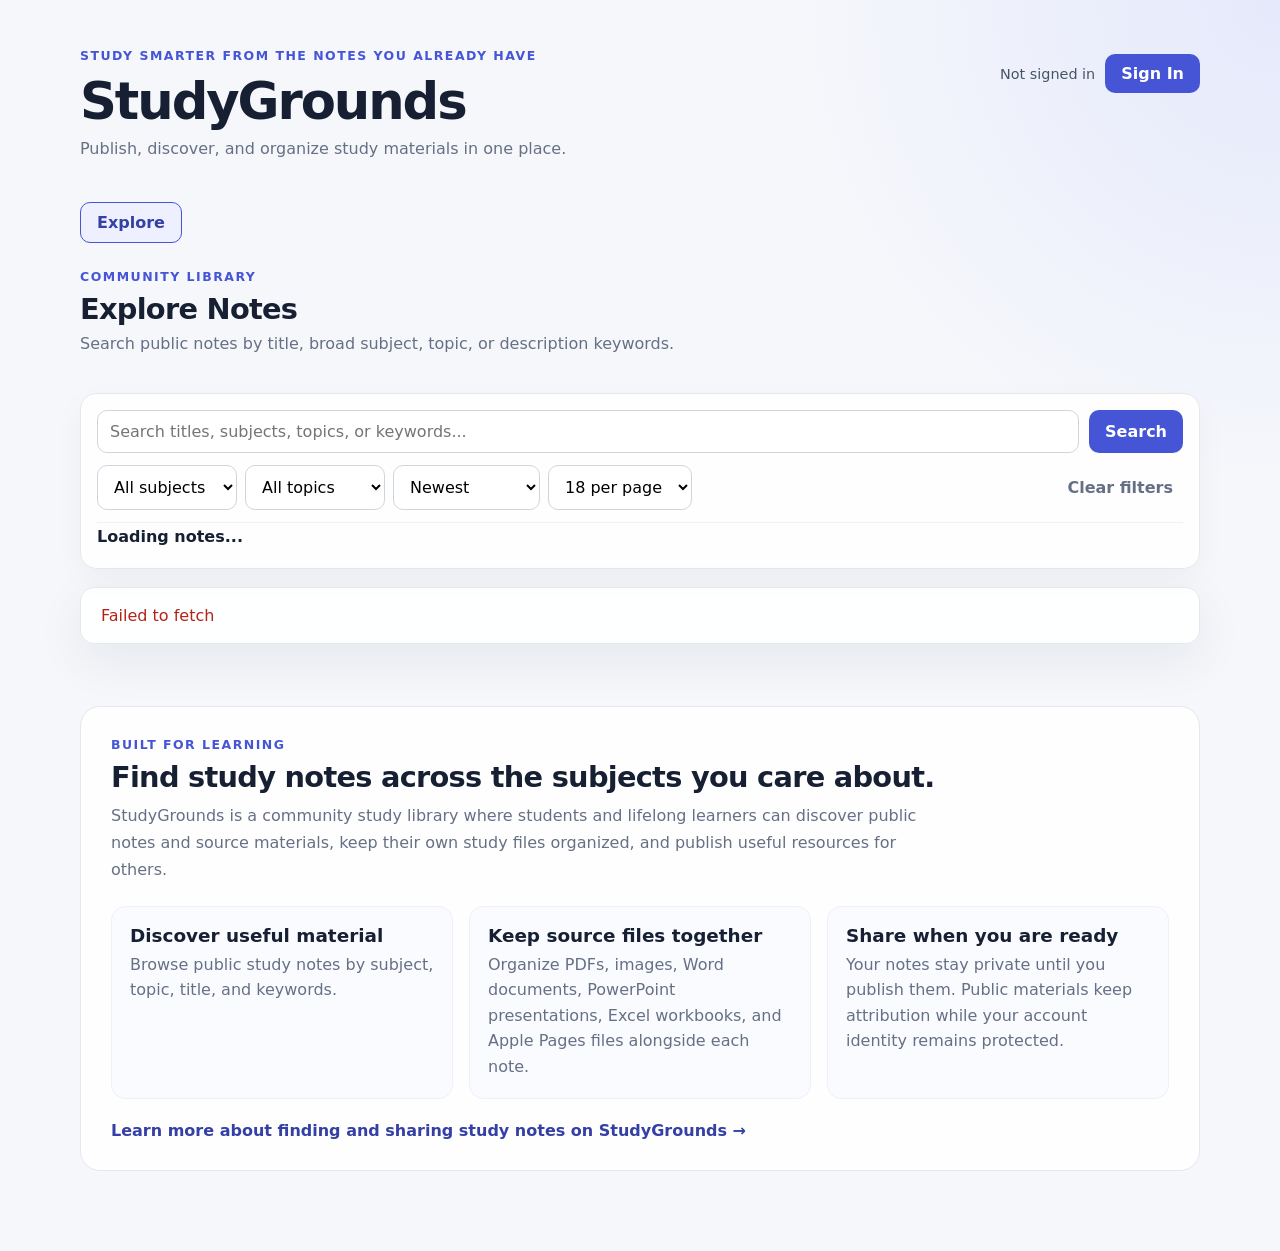
<file: index.html>
<!DOCTYPE html>
<html lang="en">
<head>
    <meta charset="UTF-8">
    <meta name="viewport" content="width=device-width, initial-scale=1.0">
    <title>StudyGrounds | Discover and Share Study Notes</title>
    <meta name="description" content="Discover, organize, and share study notes, PDFs, presentations, spreadsheets, and other study materials across technology, science, business, health, and more.">
    <meta name="robots" content="index,follow">
    <link rel="canonical" href="https://joinstudygrounds.com/">
    <meta property="og:type" content="website">
    <meta property="og:site_name" content="StudyGrounds">
    <meta property="og:title" content="StudyGrounds | Discover and Share Study Notes">
    <meta property="og:description" content="A community library for discovering, organizing, and sharing useful study materials.">
    <meta property="og:url" content="https://joinstudygrounds.com/">
    <meta name="twitter:card" content="summary">
    <link rel="stylesheet" href="styles.css">
    <script type="application/ld+json">
    {
      "@context": "https://schema.org",
      "@type": "WebSite",
      "name": "StudyGrounds",
      "url": "https://joinstudygrounds.com/",
      "description": "A community library for discovering, organizing, and sharing study notes and source materials."
    }
    </script>
</head>
<body>
    <header class="site-header">
        <div>
            <p class="eyebrow">Study smarter from the notes you already have</p>
            <h1>StudyGrounds</h1>
            <p class="subtitle">Publish, discover, and organize study materials in one place.</p>
        </div>

        <div class="auth-bar">
            <span id="auth-status">Not signed in</span>
            <button id="sign-in-btn" class="button button-primary">Sign In</button>
            <button id="sign-out-btn" class="button button-secondary" hidden>Sign Out</button>
        </div>
    </header>

    <main class="app-shell">
        <nav class="app-nav" aria-label="Primary">
            <button id="my-notes-tab" class="nav-button active" type="button">My Notes</button>
            <button id="explore-tab" class="nav-button" type="button">Explore</button>
            <button id="settings-tab" class="nav-button" type="button" hidden>Settings</button>
            <button id="analytics-tab" class="nav-button" type="button" hidden>Analytics</button>
            <button id="security-tab" class="nav-button" type="button" hidden>Security</button>
        </nav>

        <section id="my-notes-view">
            <section id="signed-out-panel" class="hero-card">
                <div>
                    <p class="eyebrow">Your study library</p>
                    <h2>Bring handwritten and digital notes together.</h2>
                    <p>Sign in to create private notes, upload PDFs, images, Word documents, PowerPoints, Excel workbooks, or Apple Pages files, and publish them when they are ready.</p>
                </div>
                <button id="hero-sign-in-btn" class="button button-primary">Sign In to Get Started</button>
            </section>

            <section id="notes-app" hidden>
                <section id="profile-panel" class="card" hidden>
                    <div class="card-heading">
                        <div>
                            <p class="eyebrow">Profile</p>
                            <h3>Complete your profile</h3>
                            <p>Your public notes will show only your first name and last initial, such as Jonathan F.</p>
                        </div>
                    </div>

                    <form id="profile-form" class="note-form">
                        <div class="form-grid">
                            <label>
                                First name
                                <input id="profile-first-name" maxlength="60" autocomplete="given-name" required>
                            </label>
                            <label>
                                Last name
                                <input id="profile-last-name" maxlength="60" autocomplete="family-name" required>
                            </label>
                        </div>

                        <div class="form-actions">
                            <span id="profile-status" class="status-text" aria-live="polite"></span>
                            <button id="profile-submit" type="submit" class="button button-primary">Save Profile</button>
                        </div>
                    </form>
                </section>

                <div class="dashboard-toolbar">
                    <div>
                        <p class="eyebrow">Library</p>
                        <h2>Your Notes</h2>
                    </div>
                    <button id="new-note-btn" class="button button-primary">+ New Note</button>
                </div>

                <section id="create-note-panel" class="card" hidden>
                    <div class="card-heading">
                        <div>
                            <h3 id="note-form-title">Create a note</h3>
                            <p>Add enough context so someone discovering it later understands what the source material covers.</p>
                        </div>
                        <button id="cancel-note-btn" class="button button-text" type="button">Cancel</button>
                    </div>

                    <form id="create-note-form" class="note-form">
                        <label>
                            Title
                            <input id="note-title" required maxlength="160" placeholder="AWS IAM Notes">
                        </label>

                        <div class="form-grid">
                            <label>
                                Subject
                                <div class="search-select" data-search-select="subject">
                                    <div class="search-select-input-row">
                                        <input id="note-subject" maxlength="100" autocomplete="off" placeholder="Choose or type a subject">
                                        <button class="search-select-toggle" type="button" aria-label="Show subject options" aria-expanded="false">▾</button>
                                    </div>
                                    <div id="subject-options" class="search-select-menu" hidden></div>
                                </div>
                            </label>

                            <label>
                                Topic
                                <div class="search-select" data-search-select="topic">
                                    <div class="search-select-input-row">
                                        <input id="note-collection" maxlength="120" autocomplete="off" placeholder="Choose or type a topic">
                                        <button class="search-select-toggle" type="button" aria-label="Show topic options" aria-expanded="false">▾</button>
                                    </div>
                                    <div id="topic-options" class="search-select-menu" hidden></div>
                                </div>
                            </label>
                        </div>

                        <label class="description-field">
                            Description
                            <textarea id="note-description" maxlength="1200" rows="5" placeholder="What do these notes cover? Mention important topics, chapters, services, exam objectives, or keywords someone might search for."></textarea>
                        </label>

                        <label class="description-field">
                            Source file <span class="field-hint">(optional — one file at a time)</span>
                            <input id="note-form-source" type="file" accept=".pdf,.png,.jpg,.jpeg,.webp,.docx,.pptx,.xlsx,.pages">
                        </label>

                        <label class="publish-toggle">
                            <input id="note-form-publish" type="checkbox">
                            <span>Publish after saving</span>
                        </label>

                        <div class="form-actions">
                            <span id="create-note-status" class="status-text" aria-live="polite"></span>
                            <button id="note-form-submit" type="submit" class="button button-primary">Create Note</button>
                        </div>
                    </form>
                </section>

                <section id="notes-status" class="status-card" aria-live="polite">Loading your notes...</section>
                <section id="notes-grid" class="notes-grid" aria-live="polite"></section>
            </section>
        </section>

        <section id="explore-view" hidden>
            <div class="dashboard-toolbar">
                <div>
                    <p class="eyebrow">Community library</p>
                    <h2>Explore Notes</h2>
                    <p class="subtitle">Search public notes by title, broad subject, topic, or description keywords.</p>
                </div>
            </div>

            <section class="explore-controls">
                <div class="explore-search-line">
                    <input id="public-search" type="search" placeholder="Search titles, subjects, topics, or keywords...">
                    <button id="public-search-btn" class="button button-primary" type="button">Search</button>
                </div>

                <div class="explore-filter-line">
                    <div class="explore-filter-group">
                        <select id="public-subject" aria-label="Filter by subject">
                            <option value="">All subjects</option>
                        </select>
                        <select id="public-collection" aria-label="Filter by topic">
                            <option value="">All topics</option>
                        </select>
                        <select id="public-sort" aria-label="Sort public notes">
                            <option value="newest">Newest</option>
                            <option value="oldest">Oldest</option>
                            <option value="title">Title A–Z</option>
                            <option value="views">Most viewed</option>
                        </select>
                        <select id="public-page-size" aria-label="Notes per page">
                            <option value="12">12 per page</option>
                            <option value="18" selected>18 per page</option>
                            <option value="24">24 per page</option>
                            <option value="48">48 per page</option>
                        </select>
                    </div>
                    <button id="public-search-clear" class="button button-text" type="button">Clear filters</button>
                </div>

                <div class="explore-results-bar">
                    <div>
                        <strong id="public-result-summary">Loading notes...</strong>
                        <div id="public-active-filters" class="active-filter-list"></div>
                    </div>
                    <span id="public-page-summary" class="status-text"></span>
                </div>
            </section>

            <section id="public-status" class="status-card" aria-live="polite">Loading public notes...</section>
            <section id="public-grid" class="public-notes-grid" aria-live="polite"></section>
            <div id="public-pagination" class="pagination-row" hidden>
                <button id="public-first-page" class="button button-text" type="button">First</button>
                <button id="public-prev-page" class="button button-secondary" type="button">← Previous</button>
                <span id="public-page-label" class="status-text"></span>
                <button id="public-next-page" class="button button-secondary" type="button">Next →</button>
                <button id="public-last-page" class="button button-text" type="button">Last</button>
            </div>

            <section id="public-note-detail" class="card" hidden>
                <button id="close-public-note" class="button button-text" type="button">← Back to Explore</button>
                <div id="public-note-content"></div>
            </section>
        </section>

        <section id="analytics-view" hidden>
            <div class="dashboard-toolbar">
                <div>
                    <p class="eyebrow">Admin</p>
                    <h2>Analytics</h2>
                    <p class="subtitle">V1 product metrics for tracking usage as the app evolves.</p>
                </div>
                <button id="refresh-analytics" class="button button-secondary" type="button">Refresh</button>
            </div>

            <section id="analytics-status" class="status-card" aria-live="polite">Loading analytics...</section>

            <section id="analytics-content" hidden>
                <div class="analytics-grid">
                    <article class="metric-card"><span>Users</span><strong id="metric-users">0</strong></article>
                    <article class="metric-card"><span>Total notes</span><strong id="metric-notes">0</strong></article>
                    <article class="metric-card"><span>Public notes</span><strong id="metric-public-notes">0</strong></article>
                    <article class="metric-card"><span>Private notes</span><strong id="metric-private-notes">0</strong></article>
                    <article class="metric-card"><span>Source files</span><strong id="metric-source-files">0</strong></article>
                    <article class="metric-card"><span>Storage used</span><strong id="metric-storage">0 B</strong></article>
                    <article class="metric-card"><span>Public views</span><strong id="metric-views">0</strong></article>
                    <article class="metric-card"><span>Avg files / note</span><strong id="metric-average-files">0</strong></article>
                </div>

                <div class="analytics-detail-grid">
                    <section class="card">
                        <h3>Top subjects</h3>
                        <div id="analytics-subjects" class="analytics-list"></div>
                    </section>
                    <section class="card">
                        <h3>Top topics</h3>
                        <div id="analytics-collections" class="analytics-list"></div>
                    </section>
                </div>

                <section class="card">
                    <h3>Recently published</h3>
                    <div id="analytics-recent" class="analytics-list"></div>
                </section>
            </section>
        </section>

        <section id="security-view" hidden>
            <div class="dashboard-toolbar">
                <div>
                    <p class="eyebrow">Admin</p>
                    <h2>Security</h2>
                    <p class="subtitle">Review malware incidents, account restrictions, and security actions.</p>
                </div>
                <button id="refresh-security" class="button button-secondary" type="button">Refresh</button>
            </div>

            <section id="security-status" class="status-card" aria-live="polite">Loading security records...</section>

            <section id="security-content" hidden>
                <div class="analytics-grid security-metrics">
                    <article class="metric-card"><span>Needs review</span><strong id="security-metric-review">0</strong></article>
                    <article class="metric-card"><span>Restricted</span><strong id="security-metric-restricted">0</strong></article>
                    <article class="metric-card"><span>Disabled</span><strong id="security-metric-disabled">0</strong></article>
                    <article class="metric-card"><span>30-day strikes</span><strong id="security-metric-strikes">0</strong></article>
                </div>

                <section class="card">
                    <div class="security-section-heading">
                        <div>
                            <h3>Accounts</h3>
                            <p class="note-description">Only accounts with a StudyGrounds security record appear here.</p>
                        </div>
                    </div>
                    <div id="security-users" class="security-user-list"></div>
                </section>

                <section id="security-user-detail" class="card" hidden>
                    <div class="security-detail-heading">
                        <div>
                            <p class="eyebrow">Account security</p>
                            <h3 id="security-detail-title">Security details</h3>
                            <p id="security-detail-subtitle" class="note-description"></p>
                        </div>
                        <button id="close-security-detail" class="button button-text" type="button">Close</button>
                    </div>

                    <div id="security-detail-summary" class="security-detail-summary"></div>

                    <div class="security-detail-actions">
                        <button id="security-restore-access" class="button button-secondary" type="button">Restore access</button>
                        <button id="security-forgive-strikes" class="button button-secondary" type="button">Forgive strikes</button>
                        <button id="security-reenable-account" class="button button-secondary" type="button">Re-enable account</button>
                        <button id="security-disable-account" class="button security-danger-button" type="button">Disable account</button>
                    </div>

                    <div class="security-detail-grid">
                        <section>
                            <h3>Incident history</h3>
                            <div id="security-incidents" class="security-history-list"></div>
                        </section>
                        <section>
                            <h3>Admin audit trail</h3>
                            <div id="security-audit" class="security-history-list"></div>
                        </section>
                    </div>
                </section>
            </section>
        </section>

        <section id="settings-view" hidden>
            <div class="dashboard-toolbar">
                <div>
                    <p class="eyebrow">Account</p>
                    <h2>Settings</h2>
                    <p class="subtitle">Manage the name used for your public note attribution.</p>
                </div>
            </div>

            <section class="card settings-profile-card">
                <div class="settings-profile-heading">
                    <div>
                        <h3>Public profile</h3>
                        <p>Your public notes show only your first name and last initial.</p>
                    </div>
                    <p id="settings-public-preview" class="profile-preview"></p>
                </div>

                <form id="settings-profile-form" class="settings-profile-form">
                    <label>
                        First name
                        <input id="settings-first-name" maxlength="60" autocomplete="given-name" required>
                    </label>
                    <label>
                        Last name
                        <input id="settings-last-name" maxlength="60" autocomplete="family-name" required>
                    </label>
                    <div class="settings-profile-action">
                        <span id="settings-profile-status" class="status-text" aria-live="polite"></span>
                        <button id="settings-profile-submit" type="submit" class="button button-primary">Save</button>
                    </div>
                </form>
            </section>

            <section class="card">
                <h3>V1 upload limits</h3>
                <p class="note-description">Up to 10 source files per note, 20 MB per file, and one upload at a time. Supported types: PDF, JPG/JPEG, PNG, WEBP, DOCX, PPTX, XLSX, and Apple Pages.</p>
            </section>
        </section>
        <section class="seo-home-section" aria-labelledby="seo-home-title">
            <p class="eyebrow">Built for learning</p>
            <h2 id="seo-home-title">Find study notes across the subjects you care about.</h2>
            <p>StudyGrounds is a community study library where students and lifelong learners can discover public notes and source materials, keep their own study files organized, and publish useful resources for others.</p>
            <div class="seo-home-grid">
                <article>
                    <h3>Discover useful material</h3>
                    <p>Browse public study notes by subject, topic, title, and keywords.</p>
                </article>
                <article>
                    <h3>Keep source files together</h3>
                    <p>Organize PDFs, images, Word documents, PowerPoint presentations, Excel workbooks, and Apple Pages files alongside each note.</p>
                </article>
                <article>
                    <h3>Share when you are ready</h3>
                    <p>Your notes stay private until you publish them. Public materials keep attribution while your account identity remains protected.</p>
                </article>
            </div>
            <p class="seo-home-link"><a href="/study-notes.html">Learn more about finding and sharing study notes on StudyGrounds →</a></p>
        </section>
    </main>

    <input id="note-upload-input" type="file" accept=".pdf,.png,.jpg,.jpeg,.webp,.docx,.pptx,.xlsx,.pages" hidden>

    <script src="config.js"></script>
    <script src="auth.js"></script>
    <script src="notes.js"></script>
</body>
</html>
</file>
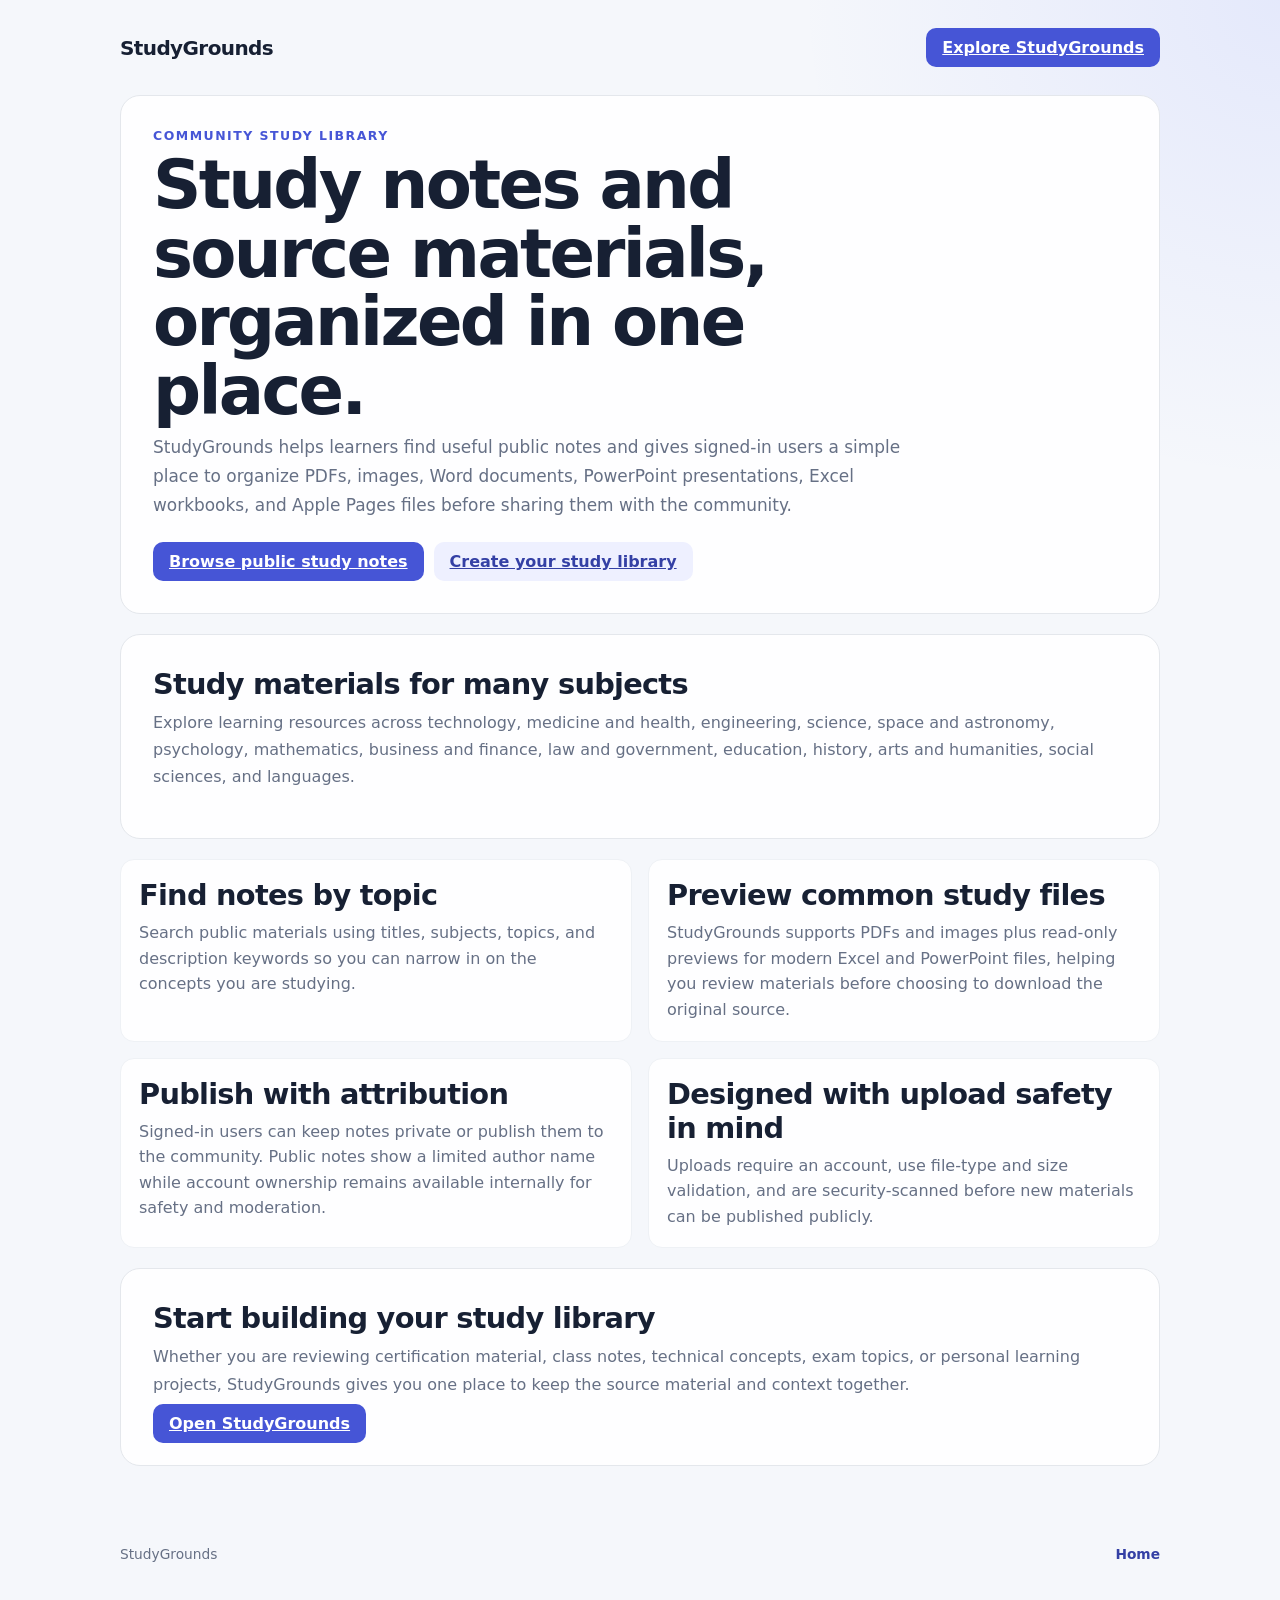
<file: study-notes.html>
<!DOCTYPE html>
<html lang="en">
<head>
    <meta charset="UTF-8">
    <meta name="viewport" content="width=device-width, initial-scale=1.0">
    <title>Free Study Notes and Study Materials | StudyGrounds</title>
    <meta name="description" content="Find and share study notes, PDFs, presentations, spreadsheets, and learning resources across technology, science, math, business, health, history, and more on StudyGrounds.">
    <meta name="robots" content="index,follow">
    <link rel="canonical" href="https://joinstudygrounds.com/study-notes.html">
    <meta property="og:type" content="website">
    <meta property="og:site_name" content="StudyGrounds">
    <meta property="og:title" content="Free Study Notes and Study Materials | StudyGrounds">
    <meta property="og:description" content="Discover community-published study notes and organize your own learning materials in one place.">
    <meta property="og:url" content="https://joinstudygrounds.com/study-notes.html">
    <link rel="stylesheet" href="styles.css">
</head>
<body>
    <header class="seo-page-header">
        <a class="seo-brand" href="/">StudyGrounds</a>
        <a class="button button-primary" href="/">Explore StudyGrounds</a>
    </header>

    <main class="seo-page">
        <section class="seo-page-hero">
            <p class="eyebrow">Community study library</p>
            <h1>Study notes and source materials, organized in one place.</h1>
            <p class="seo-lead">StudyGrounds helps learners find useful public notes and gives signed-in users a simple place to organize PDFs, images, Word documents, PowerPoint presentations, Excel workbooks, and Apple Pages files before sharing them with the community.</p>
            <div class="seo-page-actions">
                <a class="button button-primary" href="/">Browse public study notes</a>
                <a class="button button-secondary" href="/">Create your study library</a>
            </div>
        </section>

        <section class="seo-content-section">
            <h2>Study materials for many subjects</h2>
            <p>Explore learning resources across technology, medicine and health, engineering, science, space and astronomy, psychology, mathematics, business and finance, law and government, education, history, arts and humanities, social sciences, and languages.</p>
        </section>

        <section class="seo-content-grid">
            <article>
                <h2>Find notes by topic</h2>
                <p>Search public materials using titles, subjects, topics, and description keywords so you can narrow in on the concepts you are studying.</p>
            </article>
            <article>
                <h2>Preview common study files</h2>
                <p>StudyGrounds supports PDFs and images plus read-only previews for modern Excel and PowerPoint files, helping you review materials before choosing to download the original source.</p>
            </article>
            <article>
                <h2>Publish with attribution</h2>
                <p>Signed-in users can keep notes private or publish them to the community. Public notes show a limited author name while account ownership remains available internally for safety and moderation.</p>
            </article>
            <article>
                <h2>Designed with upload safety in mind</h2>
                <p>Uploads require an account, use file-type and size validation, and are security-scanned before new materials can be published publicly.</p>
            </article>
        </section>

        <section class="seo-content-section">
            <h2>Start building your study library</h2>
            <p>Whether you are reviewing certification material, class notes, technical concepts, exam topics, or personal learning projects, StudyGrounds gives you one place to keep the source material and context together.</p>
            <a class="button button-primary" href="/">Open StudyGrounds</a>
        </section>
    </main>

    <footer class="seo-page-footer">
        <span>StudyGrounds</span>
        <a href="/">Home</a>
    </footer>
</body>
</html>
</file>
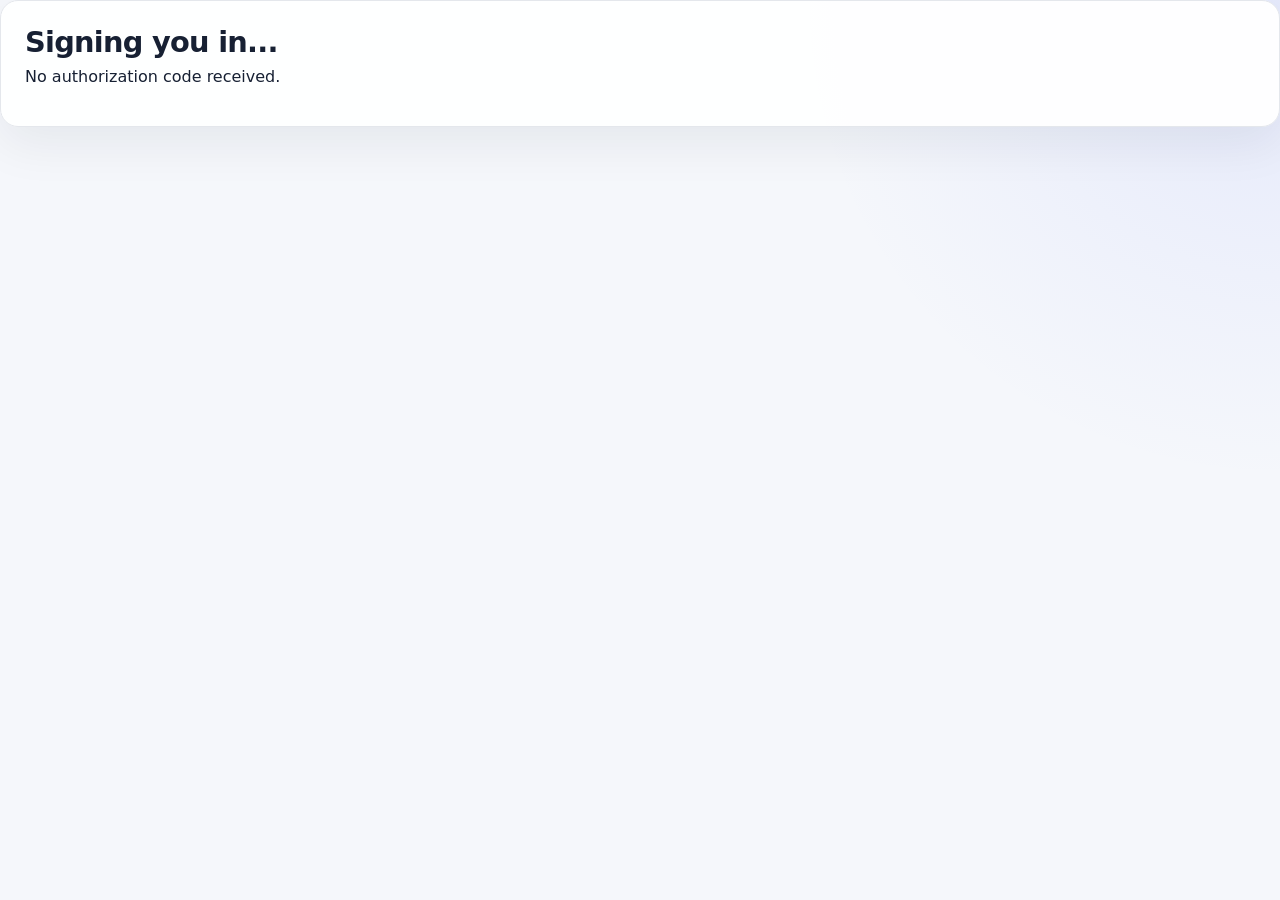
<file: auth/callback.html>
<!DOCTYPE html>
<html lang="en">
<head>
    <meta charset="UTF-8">
    <meta name="viewport" content="width=device-width, initial-scale=1.0">
    <title>Signing In...</title>
    <link rel="stylesheet" href="../styles.css">
</head>
<body>
    <div class="card auth-callback-card">
        <h2>Signing you in...</h2>
        <p id="status">Finishing authentication.</p>
    </div>

    <script src="../config.js"></script>
    <script src="../auth.js"></script>
    <script src="callback.js"></script>
</body>
</html>
</file>
<file: styles.css>
[hidden] {
    display: none !important;
}

:root {
    font-family: Inter, ui-sans-serif, system-ui, -apple-system, BlinkMacSystemFont, "Segoe UI", sans-serif;
    color: #172033;
    background: #f5f7fb;
    font-synthesis: none;
}

* {
    box-sizing: border-box;
}

body {
    margin: 0;
    min-height: 100vh;
    background:
        radial-gradient(circle at top right, rgba(83, 109, 254, 0.10), transparent 30rem),
        #f5f7fb;
}

button,
input {
    font: inherit;
}

button {
    cursor: pointer;
}

.site-header,
.app-shell {
    width: min(1120px, calc(100% - 32px));
    margin: 0 auto;
}

.site-header {
    display: flex;
    justify-content: space-between;
    gap: 32px;
    align-items: flex-start;
    padding: 48px 0 28px;
}

h1,
h2,
h3,
p {
    margin-top: 0;
}

h1 {
    margin-bottom: 8px;
    font-size: clamp(2rem, 4vw, 3.3rem);
    letter-spacing: -0.04em;
}

h2 {
    margin-bottom: 8px;
    font-size: 1.8rem;
    letter-spacing: -0.025em;
}

h3 {
    margin-bottom: 6px;
    font-size: 1.15rem;
}

.subtitle,
.card-heading p,
.hero-card p,
.note-meta,
.empty-state p {
    color: #667085;
}

.eyebrow {
    margin-bottom: 8px;
    color: #4655d6;
    font-size: 0.78rem;
    font-weight: 800;
    letter-spacing: 0.12em;
    text-transform: uppercase;
}

.auth-bar {
    display: flex;
    flex-wrap: wrap;
    gap: 10px;
    align-items: center;
    justify-content: flex-end;
    padding-top: 6px;
}

#auth-status {
    color: #475467;
    font-size: 0.9rem;
}

.app-shell {
    padding-bottom: 64px;
}

.hero-card,
.card,
.status-card,
.note-card {
    border: 1px solid #e4e7ec;
    background: rgba(255, 255, 255, 0.95);
    box-shadow: 0 16px 50px rgba(16, 24, 40, 0.07);
}

.hero-card {
    display: flex;
    align-items: center;
    justify-content: space-between;
    gap: 32px;
    padding: 40px;
    border-radius: 24px;
}

.hero-card > div {
    max-width: 680px;
}

.button {
    border: 0;
    border-radius: 10px;
    padding: 10px 16px;
    font-weight: 700;
    transition: transform 120ms ease, opacity 120ms ease, background 120ms ease;
}

.button:hover {
    transform: translateY(-1px);
}

.button:disabled {
    cursor: not-allowed;
    opacity: 0.6;
    transform: none;
}

.button-primary {
    background: #4655d6;
    color: #fff;
}

.button-primary:hover {
    background: #3947bc;
}

.button-secondary {
    background: #eef0ff;
    color: #3440a5;
}

.button-text {
    padding: 8px 10px;
    background: transparent;
    color: #667085;
}

.dashboard-toolbar,
.card-heading,
.form-actions,
.note-card-footer {
    display: flex;
    align-items: center;
    justify-content: space-between;
    gap: 16px;
}

.dashboard-toolbar {
    margin: 10px 0 24px;
}

.card {
    margin-bottom: 24px;
    padding: 24px;
    border-radius: 18px;
}

.note-form {
    margin-top: 20px;
}

.note-form label {
    display: grid;
    gap: 7px;
    color: #344054;
    font-size: 0.88rem;
    font-weight: 700;
}

.note-form input {
    width: 100%;
    border: 1px solid #d0d5dd;
    border-radius: 10px;
    padding: 11px 12px;
    outline: none;
    background: #fff;
}

.note-form input:focus {
    border-color: #4655d6;
    box-shadow: 0 0 0 3px rgba(70, 85, 214, 0.12);
}

.form-grid {
    display: grid;
    grid-template-columns: repeat(2, minmax(0, 1fr));
    gap: 16px;
    margin-top: 16px;
}

.form-actions {
    margin-top: 20px;
}

.status-text {
    color: #667085;
    font-size: 0.9rem;
}

.status-text.error {
    color: #b42318;
}

.status-text.success {
    color: #027a48;
}

.status-card {
    padding: 18px 20px;
    border-radius: 14px;
    color: #667085;
}

.notes-grid {
    display: grid;
    grid-template-columns: repeat(auto-fill, minmax(280px, 1fr));
    gap: 18px;
    margin-top: 18px;
}

.note-card {
    display: flex;
    min-height: 230px;
    flex-direction: column;
    padding: 22px;
    border-radius: 18px;
}

.note-card h3 {
    margin-bottom: 8px;
}

.note-meta {
    display: flex;
    flex-wrap: wrap;
    gap: 8px;
    margin-bottom: 18px;
    font-size: 0.86rem;
}

.badge {
    display: inline-flex;
    align-items: center;
    width: fit-content;
    margin-bottom: 14px;
    border-radius: 999px;
    padding: 5px 9px;
    background: #f2f4f7;
    color: #475467;
    font-size: 0.76rem;
    font-weight: 800;
    text-transform: capitalize;
}

.note-card-footer {
    margin-top: auto;
    align-items: flex-end;
}

.note-date {
    color: #98a2b3;
    font-size: 0.78rem;
}

.upload-block {
    display: grid;
    gap: 7px;
    justify-items: end;
}

.upload-status {
    max-width: 170px;
    color: #667085;
    font-size: 0.76rem;
    text-align: right;
}

.upload-status.error {
    color: #b42318;
}

.upload-status.success {
    color: #027a48;
}

.empty-state {
    grid-column: 1 / -1;
    padding: 48px 24px;
    border: 1px dashed #cfd4dc;
    border-radius: 18px;
    background: rgba(255, 255, 255, 0.6);
    text-align: center;
}

@media (max-width: 720px) {
    .site-header,
    .hero-card,
    .dashboard-toolbar,
    .card-heading,
    .form-actions {
        align-items: stretch;
        flex-direction: column;
    }

    .auth-bar {
        justify-content: flex-start;
    }

    .hero-card {
        padding: 28px;
    }

    .form-grid {
        grid-template-columns: 1fr;
    }
}


.app-nav {
    display: flex;
    gap: 10px;
    margin: 0 0 26px;
}

.nav-button {
    border: 1px solid #d0d5dd;
    border-radius: 10px;
    padding: 10px 16px;
    background: #fff;
    color: #475467;
    font-weight: 800;
}

.nav-button.active {
    border-color: #4655d6;
    background: #eef0ff;
    color: #3440a5;
}

.note-form textarea,
.search-row input,
.search-row select {
    width: 100%;
    border: 1px solid #d0d5dd;
    border-radius: 10px;
    padding: 11px 12px;
    outline: none;
    background: #fff;
    font: inherit;
}

.note-form textarea:focus,
.search-row input:focus,
.search-row select:focus {
    border-color: #4655d6;
    box-shadow: 0 0 0 3px rgba(70, 85, 214, 0.12);
}

.description-field {
    margin-top: 16px;
}

.note-description {
    margin: 4px 0 20px;
    color: #475467;
    line-height: 1.55;
}

.note-actions {
    display: flex;
    gap: 8px;
    flex-wrap: wrap;
    justify-content: flex-end;
}

.search-row {
    display: grid;
    grid-template-columns: minmax(230px, 1fr) minmax(135px, auto) minmax(145px, auto) minmax(135px, auto) auto auto;
    gap: 10px;
    margin-bottom: 18px;
}

.public-file-list {
    display: grid;
    gap: 10px;
    margin-top: 20px;
}

.public-file-link {
    display: flex;
    justify-content: space-between;
    gap: 16px;
    align-items: center;
    padding: 14px 16px;
    border: 1px solid #e4e7ec;
    border-radius: 12px;
    color: #3440a5;
    background: #fafaff;
    text-decoration: none;
    font-weight: 700;
}

@media (max-width: 720px) {
    .search-row {
        grid-template-columns: 1fr;
    }
}


.source-viewer-list {
    display: grid;
    gap: 22px;
    margin-top: 18px;
}

.source-viewer-card {
    overflow: hidden;
    border: 1px solid #e4e7ec;
    border-radius: 16px;
    background: #fff;
}

.source-viewer-header {
    display: flex;
    align-items: center;
    justify-content: space-between;
    gap: 16px;
    padding: 16px 18px;
    border-bottom: 1px solid #eef1f5;
    background: #fafbff;
}

.source-viewer-header h3 {
    margin-bottom: 4px;
}

.source-viewer-header p {
    margin: 0;
    color: #667085;
    font-size: 0.84rem;
}

.source-pdf-frame {
    display: block;
    width: 100%;
    height: min(78vh, 920px);
    min-height: 620px;
    border: 0;
    background: #f2f4f7;
}

.source-image-wrap {
    display: flex;
    justify-content: center;
    padding: 18px;
    background: #f8f9fc;
}

.source-image {
    display: block;
    max-width: 100%;
    max-height: 85vh;
    object-fit: contain;
    border-radius: 10px;
    box-shadow: 0 8px 30px rgba(16, 24, 40, 0.10);
}

@media (max-width: 720px) {
    .source-viewer-header {
        align-items: stretch;
        flex-direction: column;
    }

    .source-pdf-frame {
        min-height: 520px;
        height: 72vh;
    }
}


.owner-source-list {
    display: grid;
    gap: 8px;
    margin: -4px 0 18px;
}

.owner-source-row {
    display: flex;
    align-items: center;
    justify-content: space-between;
    gap: 10px;
    padding: 9px 10px;
    border: 1px solid #e4e7ec;
    border-radius: 10px;
    background: #fafbff;
    color: #475467;
    font-size: 0.82rem;
}

.owner-source-row > span {
    min-width: 0;
    overflow: hidden;
    text-overflow: ellipsis;
    white-space: nowrap;
}

.button-danger {
    background: #fff1f0;
    color: #b42318;
}

.button-danger:hover {
    background: #fee4e2;
}

.button-danger-text {
    flex: 0 0 auto;
    padding: 5px 8px;
    background: transparent;
    color: #b42318;
    font-size: 0.78rem;
}


.owner-source-list {
    width: 100%;
    min-width: 0;
}

.owner-source-row {
    width: 100%;
    max-width: 100%;
    min-width: 0;
    overflow: hidden;
}

.owner-source-row > span {
    flex: 1 1 auto;
    width: 0;
}

.note-card {
    min-width: 0;
}


.owner-source-info {
    display: grid;
    min-width: 0;
    flex: 1 1 auto;
    gap: 2px;
}

.owner-source-info > span {
    overflow: hidden;
    text-overflow: ellipsis;
    white-space: nowrap;
}

.owner-source-info small {
    color: #98a2b3;
}

.source-actions {
    display: flex;
    flex: 0 0 auto;
    flex-wrap: wrap;
    gap: 4px;
    justify-content: flex-end;
}

.button-mini {
    padding: 5px 7px;
    background: #f2f4f7;
    color: #475467;
    font-size: 0.74rem;
}

.button-mini:hover {
    background: #e4e7ec;
}

.pagination-row {
    display: flex;
    align-items: center;
    justify-content: center;
    gap: 14px;
    margin: 24px 0;
}

.profile-preview {
    margin: 16px 0 0;
    color: #475467;
    font-size: 0.9rem;
}

.public-detail-actions {
    display: flex;
    justify-content: flex-end;
    margin: -4px 0 20px;
}

@media (max-width: 720px) {
    .owner-source-row {
        align-items: stretch;
        flex-direction: column;
    }

    .source-actions {
        justify-content: flex-start;
    }

    .pagination-row {
        flex-wrap: wrap;
    }
}


.field-hint {
    color: #98a2b3;
    font-size: 0.78rem;
    font-weight: 500;
}

.copy-toast {
    position: fixed;
    z-index: 9999;
    pointer-events: none;
    border-radius: 8px;
    padding: 7px 10px;
    background: #172033;
    color: #fff;
    box-shadow: 0 8px 24px rgba(16, 24, 40, 0.18);
    font-size: 0.78rem;
    font-weight: 800;
    animation: copy-toast-fade 1.1s ease forwards;
}

@keyframes copy-toast-fade {
    0% { opacity: 0; transform: translateY(3px); }
    12%, 72% { opacity: 1; transform: translateY(0); }
    100% { opacity: 0; transform: translateY(-3px); }
}

.analytics-grid {
    display: grid;
    grid-template-columns: repeat(4, minmax(0, 1fr));
    gap: 14px;
    margin: 18px 0 24px;
}

.metric-card {
    display: grid;
    gap: 8px;
    padding: 20px;
    border: 1px solid #e4e7ec;
    border-radius: 16px;
    background: #fff;
    box-shadow: 0 10px 32px rgba(16, 24, 40, 0.05);
}

.metric-card span {
    color: #667085;
    font-size: 0.82rem;
    font-weight: 700;
}

.metric-card strong {
    color: #172033;
    font-size: 1.75rem;
    letter-spacing: -0.03em;
}

.analytics-detail-grid {
    display: grid;
    grid-template-columns: repeat(2, minmax(0, 1fr));
    gap: 18px;
}

.analytics-list {
    display: grid;
    gap: 8px;
    margin-top: 16px;
}

.analytics-list-row,
.analytics-recent-row {
    display: flex;
    align-items: center;
    justify-content: space-between;
    gap: 16px;
    padding: 10px 0;
    border-bottom: 1px solid #eef1f5;
}

.analytics-list-row:last-child,
.analytics-recent-row:last-child {
    border-bottom: 0;
}

.analytics-recent-row > div:first-child {
    display: grid;
    gap: 4px;
    min-width: 0;
}

.analytics-recent-row > div:first-child span {
    color: #667085;
    font-size: 0.82rem;
}

.analytics-recent-meta {
    display: flex;
    flex-wrap: wrap;
    gap: 10px;
    justify-content: flex-end;
    color: #667085;
    font-size: 0.78rem;
}

@media (max-width: 900px) {
    .analytics-grid {
        grid-template-columns: repeat(2, minmax(0, 1fr));
    }
}

@media (max-width: 720px) {
    .analytics-grid,
    .analytics-detail-grid {
        grid-template-columns: 1fr;
    }

    .analytics-recent-row {
        align-items: flex-start;
        flex-direction: column;
    }

    .analytics-recent-meta {
        justify-content: flex-start;
    }
}


.publish-toggle {
    display: inline-flex !important;
    grid-template-columns: auto 1fr !important;
    align-items: center;
    gap: 8px !important;
    margin-top: 16px;
    width: fit-content;
    color: #475467;
}

.publish-toggle input {
    width: auto;
    margin: 0;
}


.explore-controls {
    display: grid;
    gap: 12px;
    margin-bottom: 18px;
    padding: 16px;
    border: 1px solid #e4e7ec;
    border-radius: 16px;
    background: rgba(255, 255, 255, 0.9);
    box-shadow: 0 10px 30px rgba(16, 24, 40, 0.04);
}

.explore-search-line {
    display: grid;
    grid-template-columns: minmax(0, 1fr) auto;
    gap: 10px;
}

.explore-search-line input,
.explore-filter-line select {
    width: 100%;
    border: 1px solid #d0d5dd;
    border-radius: 10px;
    padding: 11px 12px;
    outline: none;
    background: #fff;
    font: inherit;
}

.explore-search-line input:focus,
.explore-filter-line select:focus {
    border-color: #4655d6;
    box-shadow: 0 0 0 3px rgba(70, 85, 214, 0.12);
}

.explore-filter-line,
.explore-results-bar {
    display: flex;
    align-items: center;
    justify-content: space-between;
    gap: 12px;
}

.explore-filter-group {
    display: flex;
    flex: 1 1 auto;
    flex-wrap: wrap;
    gap: 8px;
}

.explore-filter-group select {
    width: auto;
    min-width: 140px;
}

.explore-results-bar {
    padding-top: 4px;
    border-top: 1px solid #eef1f5;
}

.explore-results-bar > div {
    min-width: 0;
}

.active-filter-list {
    display: flex;
    flex-wrap: wrap;
    gap: 6px;
    margin-top: 6px;
}

.active-filter-chip {
    display: inline-flex;
    align-items: center;
    border-radius: 999px;
    padding: 4px 8px;
    background: #eef0ff;
    color: #3440a5;
    font-size: 0.74rem;
    font-weight: 700;
}

.active-filter-empty {
    color: #98a2b3;
    font-size: 0.76rem;
}

.public-notes-grid {
    display: grid;
    grid-template-columns: repeat(auto-fill, minmax(250px, 1fr));
    gap: 14px;
    margin-top: 14px;
}

.public-note-card {
    display: grid;
    min-width: 0;
    min-height: 220px;
    grid-template-rows: auto 1fr auto;
    gap: 14px;
    padding: 18px;
    border: 1px solid #e4e7ec;
    border-radius: 16px;
    background: rgba(255, 255, 255, 0.96);
    box-shadow: 0 8px 26px rgba(16, 24, 40, 0.045);
    cursor: pointer;
    outline: none;
    transition: transform 120ms ease, box-shadow 120ms ease, border-color 120ms ease;
}

.public-note-card:hover,
.public-note-card:focus-visible {
    transform: translateY(-2px);
    border-color: #b8c0ff;
    box-shadow: 0 14px 34px rgba(16, 24, 40, 0.08);
}

.public-note-card-top,
.public-note-card-footer,
.public-note-stats {
    display: flex;
    align-items: center;
    gap: 8px;
}

.public-note-card-top,
.public-note-card-footer {
    justify-content: space-between;
}

.subject-chip {
    display: inline-flex;
    min-width: 0;
    max-width: 70%;
    overflow: hidden;
    align-items: center;
    border-radius: 999px;
    padding: 5px 9px;
    background: #f2f4f7;
    color: #475467;
    font-size: 0.74rem;
    font-weight: 800;
    text-overflow: ellipsis;
    white-space: nowrap;
}

.public-note-card-body {
    min-width: 0;
}

.public-note-card-body h3 {
    display: -webkit-box;
    overflow: hidden;
    margin-bottom: 5px;
    -webkit-box-orient: vertical;
    -webkit-line-clamp: 2;
    line-height: 1.3;
}

.public-note-collection {
    overflow: hidden;
    margin-bottom: 10px;
    color: #667085;
    font-size: 0.8rem;
    font-weight: 700;
    text-overflow: ellipsis;
    white-space: nowrap;
}

.public-note-description {
    display: -webkit-box;
    overflow: hidden;
    margin: 0;
    color: #475467;
    font-size: 0.88rem;
    line-height: 1.45;
    -webkit-box-orient: vertical;
    -webkit-line-clamp: 3;
}

.public-note-card-footer {
    padding-top: 12px;
    border-top: 1px solid #eef1f5;
    color: #667085;
    font-size: 0.76rem;
}

.public-note-card-footer > span:first-child {
    overflow: hidden;
    min-width: 0;
    text-overflow: ellipsis;
    white-space: nowrap;
}

.public-note-stats {
    flex: 0 0 auto;
    color: #98a2b3;
    white-space: nowrap;
}

@media (min-width: 1100px) {
    .public-notes-grid {
        grid-template-columns: repeat(3, minmax(0, 1fr));
    }
}

@media (max-width: 760px) {
    .explore-search-line {
        grid-template-columns: 1fr;
    }

    .explore-filter-line,
    .explore-results-bar {
        align-items: stretch;
        flex-direction: column;
    }

    .explore-filter-group {
        display: grid;
        grid-template-columns: 1fr;
        width: 100%;
    }

    .explore-filter-group select {
        width: 100%;
        min-width: 0;
    }

    .public-notes-grid {
        grid-template-columns: 1fr;
    }

    .public-note-card-footer {
        align-items: flex-start;
        flex-direction: column;
    }
}


.settings-profile-card {
    padding: 20px 24px;
}

.settings-profile-card .card-heading {
    align-items: flex-start;
}

.settings-profile-card .card-heading p {
    margin-bottom: 0;
}

.settings-profile-card .note-form {
    margin-top: 14px;
}

.settings-profile-card .form-grid {
    margin-top: 0;
}

.settings-profile-card .profile-preview {
    margin: 10px 0 0;
}

.settings-profile-card .form-actions {
    margin-top: 12px;
}

@media (min-width: 760px) {
    .settings-profile-card .form-actions {
        justify-content: flex-end;
    }
}


.settings-profile-card {
    width: min(720px, 100%);
    margin-right: auto;
    padding: 16px 18px;
}

.settings-profile-heading {
    display: flex;
    align-items: flex-start;
    justify-content: space-between;
    gap: 16px;
}

.settings-profile-heading h3 {
    margin-bottom: 3px;
}

.settings-profile-heading > div > p {
    margin: 0;
    color: #667085;
    font-size: 0.84rem;
}

.settings-profile-card .profile-preview {
    flex: 0 0 auto;
    margin: 2px 0 0;
    color: #667085;
    font-size: 0.8rem;
    white-space: nowrap;
}

.settings-profile-form {
    display: grid;
    grid-template-columns: minmax(0, 1fr) minmax(0, 1fr) auto;
    gap: 10px;
    align-items: end;
    margin-top: 12px;
}

.settings-profile-form label {
    display: grid;
    gap: 5px;
    color: #344054;
    font-size: 0.8rem;
    font-weight: 700;
}

.settings-profile-form input {
    width: 100%;
    border: 1px solid #d0d5dd;
    border-radius: 9px;
    padding: 9px 10px;
    outline: none;
    background: #fff;
    font: inherit;
}

.settings-profile-form input:focus {
    border-color: #4655d6;
    box-shadow: 0 0 0 3px rgba(70, 85, 214, 0.12);
}

.settings-profile-action {
    display: grid;
    justify-items: end;
    gap: 5px;
}

.settings-profile-action .status-text {
    max-width: 180px;
    font-size: 0.76rem;
    text-align: right;
}

@media (max-width: 760px) {
    .settings-profile-card {
        width: 100%;
    }

    .settings-profile-heading {
        flex-direction: column;
        gap: 6px;
    }

    .settings-profile-card .profile-preview {
        white-space: normal;
    }

    .settings-profile-form {
        grid-template-columns: 1fr;
    }

    .settings-profile-action {
        justify-items: stretch;
    }

    .settings-profile-action .status-text {
        max-width: none;
        text-align: left;
    }
}


.search-select {
    position: relative;
}

.search-select-input-row {
    display: grid;
    grid-template-columns: minmax(0, 1fr) auto;
    border: 1px solid #d0d5dd;
    border-radius: 10px;
    background: #fff;
    overflow: hidden;
}

.search-select-input-row:focus-within {
    border-color: #4655d6;
    box-shadow: 0 0 0 3px rgba(70, 85, 214, 0.12);
}

.search-select-input-row input {
    border: 0 !important;
    border-radius: 0 !important;
    box-shadow: none !important;
    padding-right: 6px;
}

.search-select-toggle {
    width: 42px;
    border: 0;
    border-left: 1px solid #eef1f5;
    background: #fff;
    color: #475467;
    font-size: 0.9rem;
}

.search-select-toggle:hover {
    background: #f8f9fc;
}

.search-select-menu {
    position: absolute;
    z-index: 40;
    top: calc(100% + 6px);
    left: 0;
    right: 0;
    max-height: 240px;
    overflow-y: auto;
    border: 1px solid #d0d5dd;
    border-radius: 12px;
    background: #fff;
    box-shadow: 0 14px 34px rgba(16, 24, 40, 0.14);
    padding: 6px;
}

.search-select-option {
    display: block;
    width: 100%;
    border: 0;
    border-radius: 8px;
    padding: 9px 10px;
    background: transparent;
    color: #344054;
    text-align: left;
    font: inherit;
}

.search-select-option:hover,
.search-select-option:focus {
    background: #eef0ff;
    color: #3440a5;
    outline: none;
}

.search-select-empty {
    padding: 10px;
    color: #667085;
    font-size: 0.82rem;
    font-weight: 500;
}


.note-card-owner {
    display: grid;
    min-height: 0;
    grid-template-rows: auto 1fr auto auto;
    gap: 14px;
    padding: 20px;
}

.owner-card-header,
.owner-card-summary,
.owner-card-actions,
.owner-manage-heading,
.owner-danger-row {
    display: flex;
    align-items: center;
    justify-content: space-between;
    gap: 12px;
}

.owner-card-header .badge {
    margin-bottom: 0;
}

.owner-card-body {
    min-width: 0;
}

.owner-card-body h3 {
    margin-bottom: 6px;
}

.owner-card-body .note-meta {
    margin-bottom: 10px;
}

.owner-note-description {
    display: -webkit-box;
    overflow: hidden;
    margin: 0;
    color: #475467;
    line-height: 1.5;
    -webkit-box-orient: vertical;
    -webkit-line-clamp: 3;
}

.owner-card-summary {
    min-height: 24px;
    color: #667085;
    font-size: 0.8rem;
}

.owner-card-summary .upload-status {
    max-width: 55%;
    text-align: right;
}

.owner-card-actions {
    padding-top: 12px;
    border-top: 1px solid #eef1f5;
}

.owner-primary-action {
    margin-right: auto;
}

.manage-toggle {
    flex: 0 0 auto;
}

.owner-manage-panel {
    margin-top: 2px;
    padding-top: 14px;
    border-top: 1px solid #eef1f5;
}

.owner-manage-section {
    display: grid;
    gap: 10px;
}

.owner-manage-heading > div {
    display: flex;
    align-items: baseline;
    gap: 8px;
}

.owner-manage-heading span {
    color: #98a2b3;
    font-size: 0.76rem;
}

.owner-source-list-compact {
    margin: 0;
}

.owner-danger-row {
    margin-top: 14px;
    padding-top: 12px;
    border-top: 1px solid #f2d6d3;
    color: #667085;
    font-size: 0.78rem;
}

.manage-empty {
    margin: 0;
    color: #98a2b3;
    font-size: 0.8rem;
}

@media (max-width: 720px) {
    .owner-card-actions,
    .owner-manage-heading,
    .owner-danger-row {
        align-items: stretch;
        flex-direction: column;
    }

    .owner-primary-action {
        width: 100%;
        margin-right: 0;
    }

    .owner-card-actions .button,
    .owner-manage-heading .button,
    .owner-danger-row .button {
        width: 100%;
    }

    .owner-card-summary {
        align-items: flex-start;
        flex-direction: column;
    }

    .owner-card-summary .upload-status {
        max-width: none;
        text-align: left;
    }
}


#public-note-detail {
    padding: 0;
    overflow: hidden;
}

#close-public-note {
    margin: 18px 20px 0;
}

.public-note-hero {
    display: grid;
    grid-template-columns: minmax(0, 1fr) auto;
    gap: 28px;
    padding: 24px 28px 28px;
    border-bottom: 1px solid #eef1f5;
}

.public-note-hero-main {
    min-width: 0;
}

.public-note-taxonomy {
    display: flex;
    flex-wrap: wrap;
    align-items: center;
    gap: 8px;
    margin-bottom: 10px;
}

.public-topic-label {
    color: #667085;
    font-size: 0.82rem;
    font-weight: 700;
}

.public-note-hero h2 {
    margin-bottom: 10px;
    font-size: clamp(1.8rem, 3vw, 2.45rem);
}

.public-note-full-description {
    max-width: 760px;
    margin: 0;
    color: #475467;
    line-height: 1.6;
}

.public-note-hero-side {
    display: grid;
    align-content: start;
    justify-items: end;
    gap: 14px;
    min-width: 180px;
}

.public-note-byline {
    display: grid;
    gap: 4px;
    color: #667085;
    font-size: 0.8rem;
    text-align: right;
}

.public-note-byline strong {
    color: #344054;
    font-size: 0.9rem;
}

.public-sources-section {
    padding: 24px 28px 30px;
}

.public-sources-heading {
    display: flex;
    align-items: end;
    justify-content: space-between;
    gap: 16px;
    margin-bottom: 14px;
}

.public-sources-heading .eyebrow {
    margin-bottom: 4px;
}

.public-sources-heading h3 {
    margin-bottom: 0;
}

.public-source-index {
    display: flex;
    flex-wrap: wrap;
    gap: 8px;
    margin-bottom: 18px;
}

.public-source-index-item {
    display: inline-flex;
    max-width: 100%;
    align-items: center;
    gap: 8px;
    border: 1px solid #e4e7ec;
    border-radius: 10px;
    padding: 8px 10px;
    background: #fafbff;
    color: #344054;
    text-decoration: none;
    font-size: 0.8rem;
}

.public-source-index-item:hover {
    border-color: #b8c0ff;
    background: #f5f6ff;
}

.public-source-index-item > span {
    display: inline-grid;
    width: 22px;
    height: 22px;
    flex: 0 0 auto;
    place-items: center;
    border-radius: 999px;
    background: #eef0ff;
    color: #3440a5;
    font-size: 0.72rem;
    font-weight: 800;
}

.public-source-index-item strong {
    overflow: hidden;
    text-overflow: ellipsis;
    white-space: nowrap;
}

.source-viewer-list {
    gap: 18px;
    margin-top: 0;
}

.source-viewer-card {
    scroll-margin-top: 18px;
}

.source-viewer-header {
    padding: 14px 16px;
}

.source-pdf-frame {
    height: min(72vh, 820px);
    min-height: 560px;
}

@media (max-width: 760px) {
    .public-note-hero {
        grid-template-columns: 1fr;
        padding: 20px;
    }

    .public-note-hero-side {
        justify-items: start;
        min-width: 0;
    }

    .public-note-byline {
        text-align: left;
    }

    .public-sources-section {
        padding: 20px;
    }

    .public-sources-heading {
        align-items: flex-start;
        flex-direction: column;
    }

    #close-public-note {
        margin-left: 12px;
    }
}


.source-viewer-actions {
    display: flex;
    flex-wrap: wrap;
    align-items: center;
    justify-content: flex-end;
    gap: 8px;
}

.office-preview-wrap {
    background: #f8f9fc;
}

.source-office-frame {
    display: block;
    width: 100%;
    height: min(72vh, 820px);
    min-height: 560px;
    border: 0;
    background: #fff;
}

.office-preview-note {
    margin: 0;
    padding: 9px 14px;
    border-top: 1px solid #eef1f5;
    color: #667085;
    background: #fafbff;
    font-size: 0.76rem;
}

@media (max-width: 720px) {
    .source-viewer-actions {
        align-items: stretch;
        flex-direction: column;
    }

    .source-viewer-actions .button {
        width: 100%;
        text-align: center;
    }

    .source-office-frame {
        height: 68vh;
        min-height: 500px;
    }
}


.native-sheet-preview {
    background: #fff;
}

.sheet-preview-loading,
.sheet-preview-error {
    margin: 0;
    padding: 28px;
    color: #667085;
    text-align: center;
}

.sheet-preview-error {
    color: #b42318;
}

.sheet-tabs {
    display: flex;
    gap: 6px;
    overflow-x: auto;
    padding: 10px 12px;
    border-bottom: 1px solid #e4e7ec;
    background: #fafbff;
}

.sheet-tab {
    flex: 0 0 auto;
    border: 1px solid #d0d5dd;
    border-radius: 8px;
    padding: 7px 10px;
    background: #fff;
    color: #475467;
    font-size: 0.78rem;
    font-weight: 700;
}

.sheet-tab.active {
    border-color: #4655d6;
    background: #eef0ff;
    color: #3440a5;
}

.sheet-table-scroll {
    max-height: 620px;
    overflow: auto;
    background: #fff;
}

.sheet-preview-table {
    width: max-content;
    min-width: 100%;
    border-collapse: collapse;
    font-size: 0.82rem;
}

.sheet-preview-table th,
.sheet-preview-table td {
    min-width: 96px;
    max-width: 280px;
    border: 1px solid #e4e7ec;
    padding: 8px 10px;
    overflow-wrap: anywhere;
    vertical-align: top;
    background: #fff;
}

.sheet-preview-table thead th,
.sheet-preview-table tbody th {
    position: sticky;
    z-index: 2;
    min-width: 48px;
    background: #f8f9fc;
    color: #667085;
    font-weight: 700;
    text-align: center;
}

.sheet-preview-table thead th {
    top: 0;
}

.sheet-preview-table tbody th {
    left: 0;
    z-index: 1;
}

.sheet-corner {
    left: 0;
    z-index: 3 !important;
}

.sheet-preview-limit {
    margin: 0;
    padding: 8px 12px;
    border-top: 1px solid #eef1f5;
    color: #667085;
    background: #fafbff;
    font-size: 0.76rem;
}


.native-ppt-preview {
    background: #f8f9fc;
}

.ppt-preview-loading,
.ppt-preview-error {
    margin: 0;
    padding: 28px;
    color: #667085;
    text-align: center;
}

.ppt-preview-error {
    color: #b42318;
}

.ppt-preview-summary {
    display: flex;
    flex-wrap: wrap;
    align-items: center;
    justify-content: space-between;
    gap: 8px;
    padding: 10px 14px;
    border-bottom: 1px solid #e4e7ec;
    background: #fafbff;
    color: #667085;
    font-size: 0.78rem;
}

.ppt-slide-list {
    display: grid;
    gap: 14px;
    max-height: 720px;
    overflow-y: auto;
    padding: 16px;
}

.ppt-slide-card {
    display: grid;
    grid-template-columns: 88px minmax(0, 1fr);
    gap: 16px;
    border: 1px solid #e4e7ec;
    border-radius: 14px;
    padding: 16px;
    background: #fff;
    box-shadow: 0 6px 18px rgba(16, 24, 40, 0.04);
}

.ppt-slide-number {
    align-self: start;
    border-radius: 10px;
    padding: 8px 10px;
    background: #eef0ff;
    color: #3440a5;
    font-size: 0.78rem;
    font-weight: 800;
    text-align: center;
}

.ppt-slide-content {
    min-width: 0;
}

.ppt-slide-content h4 {
    margin: 0 0 10px;
    color: #172033;
    font-size: 1rem;
}

.ppt-slide-content ul {
    display: grid;
    gap: 6px;
    margin: 0;
    padding-left: 20px;
    color: #475467;
    line-height: 1.5;
}

.ppt-slide-content p {
    margin: 0;
    color: #98a2b3;
    font-size: 0.86rem;
}

@media (max-width: 720px) {
    .ppt-slide-card {
        grid-template-columns: 1fr;
    }

    .ppt-slide-number {
        width: fit-content;
    }
}


/* Public SEO / discovery content */
.seo-home-section {
    width: min(1120px, 100%);
    margin: 48px auto 16px;
    padding: 30px;
    border: 1px solid #e4e7ec;
    border-radius: 20px;
    background: rgba(255, 255, 255, 0.92);
}

.seo-home-section > p:not(.eyebrow):not(.seo-home-link) {
    max-width: 820px;
    color: #667085;
    line-height: 1.7;
}

.seo-home-grid,
.seo-content-grid {
    display: grid;
    grid-template-columns: repeat(3, minmax(0, 1fr));
    gap: 16px;
    margin-top: 22px;
}

.seo-home-grid article,
.seo-content-grid article {
    padding: 18px;
    border: 1px solid #eef1f5;
    border-radius: 14px;
    background: #fafbff;
}

.seo-home-grid p,
.seo-content-grid p {
    margin-bottom: 0;
    color: #667085;
    line-height: 1.6;
}

.seo-home-link {
    margin: 22px 0 0;
}

.seo-home-link a,
.seo-page-footer a,
.seo-brand {
    color: #3440a5;
    font-weight: 750;
    text-decoration: none;
}

.seo-page-header,
.seo-page,
.seo-page-footer {
    width: min(1040px, calc(100% - 32px));
    margin: 0 auto;
}

.seo-page-header {
    display: flex;
    align-items: center;
    justify-content: space-between;
    gap: 16px;
    padding: 28px 0;
}

.seo-brand {
    color: #172033;
    font-size: 1.25rem;
    font-weight: 850;
    letter-spacing: -0.03em;
}

.seo-page {
    padding-bottom: 56px;
}

.seo-page-hero,
.seo-content-section {
    padding: 32px;
    border: 1px solid #e4e7ec;
    border-radius: 20px;
    background: rgba(255, 255, 255, 0.94);
}

.seo-page-hero h1 {
    max-width: 760px;
    font-size: clamp(2.2rem, 6vw, 4.2rem);
    line-height: 1.02;
}

.seo-lead {
    max-width: 780px;
    color: #667085;
    font-size: 1.06rem;
    line-height: 1.7;
}

.seo-page-actions {
    display: flex;
    flex-wrap: wrap;
    gap: 10px;
    margin-top: 22px;
}

.seo-content-grid {
    grid-template-columns: repeat(2, minmax(0, 1fr));
    margin: 20px 0;
}

.seo-content-grid article {
    background: rgba(255, 255, 255, 0.94);
}

.seo-content-section {
    margin-top: 20px;
}

.seo-content-section p {
    color: #667085;
    line-height: 1.7;
}

.seo-page-footer {
    display: flex;
    justify-content: space-between;
    gap: 16px;
    padding: 24px 0 40px;
    color: #667085;
    font-size: 0.86rem;
}

@media (max-width: 760px) {
    .seo-home-grid,
    .seo-content-grid {
        grid-template-columns: 1fr;
    }

    .seo-page-header,
    .seo-page-footer {
        align-items: flex-start;
        flex-direction: column;
    }

    .seo-page-hero,
    .seo-content-section,
    .seo-home-section {
        padding: 22px;
    }
}


.app-notice-toast {
    position: fixed;
    z-index: 10000;
    left: 50%;
    bottom: 28px;
    width: min(520px, calc(100% - 32px));
    transform: translateX(-50%);
    border: 1px solid #d7dcff;
    border-radius: 12px;
    padding: 12px 16px;
    background: #172033;
    color: #fff;
    box-shadow: 0 14px 38px rgba(16, 24, 40, 0.22);
    font-size: 0.88rem;
    font-weight: 700;
    line-height: 1.45;
    text-align: center;
    opacity: 1;
    transition: opacity 180ms ease, transform 180ms ease;
}

.app-notice-toast.leaving {
    opacity: 0;
    transform: translate(-50%, 6px);
}


.app-notice-toast.success {
    background: #175c3a;
}

.app-notice-toast.error {
    background: #8f1d18;
}

.app-notice-toast.warning {
    background: #7a4d00;
}


.native-document-preview {
    background: #f8f9fc;
}

.document-preview-loading,
.document-preview-error {
    margin: 0;
    padding: 28px;
    color: #667085;
    text-align: center;
}

.document-preview-error {
    color: #b42318;
}

.document-preview-toolbar {
    display: flex;
    flex-wrap: wrap;
    align-items: center;
    justify-content: space-between;
    gap: 8px 14px;
    padding: 10px 14px;
    border-bottom: 1px solid #e4e7ec;
    background: #fafbff;
    color: #667085;
    font-size: 0.78rem;
}

.document-preview-toolbar strong {
    color: #344054;
}

.document-preview-body {
    max-height: 760px;
    overflow-y: auto;
    padding: 28px 32px;
    background: #fff;
    color: #344054;
    line-height: 1.65;
}

.document-preview-body h1,
.document-preview-body h2,
.document-preview-body h3,
.document-preview-body h4,
.document-preview-body h5,
.document-preview-body h6 {
    margin: 1.2em 0 0.45em;
    color: #172033;
    line-height: 1.25;
}

.document-preview-body h1:first-child,
.document-preview-body h2:first-child,
.document-preview-body h3:first-child {
    margin-top: 0;
}

.document-preview-body p {
    margin: 0 0 1em;
    white-space: pre-wrap;
}

.document-table-scroll {
    overflow-x: auto;
    margin: 18px 0;
    border: 1px solid #e4e7ec;
    border-radius: 10px;
}

.document-preview-table {
    width: max-content;
    min-width: 100%;
    border-collapse: collapse;
    font-size: 0.84rem;
}

.document-preview-table td {
    min-width: 120px;
    max-width: 320px;
    border: 1px solid #e4e7ec;
    padding: 9px 11px;
    background: #fff;
    overflow-wrap: anywhere;
    vertical-align: top;
}

.document-preview-limit,
.document-table-empty {
    margin: 8px 0 18px;
    color: #667085;
    font-size: 0.76rem;
}

@media (max-width: 720px) {
    .document-preview-body {
        padding: 20px;
    }
}


.search-select-option.keyboard-active,
.search-select-option[aria-selected="true"] {
    background: #eef0ff;
    color: #3440a5;
    outline: none;
}


.public-note-seo-link {
    color: inherit;
    text-decoration: none;
}

.public-note-seo-link:hover,
.public-note-seo-link:focus-visible {
    color: #3440a5;
    text-decoration: underline;
    text-underline-offset: 3px;
}

.seo-note-body {
    min-height: 100vh;
    background:
        radial-gradient(circle at top left, rgba(88, 101, 242, 0.08), transparent 34%),
        #f7f8fc;
}

.seo-note-shell {
    width: min(920px, calc(100% - 32px));
    margin: 0 auto;
    padding: 32px 0 56px;
}

.seo-note-brand {
    display: inline-block;
    margin-bottom: 24px;
    color: #172033;
    font-size: 1.35rem;
    font-weight: 850;
    letter-spacing: -0.03em;
    text-decoration: none;
}

.seo-note-card {
    padding: clamp(24px, 5vw, 48px);
    border: 1px solid #e4e7ec;
    border-radius: 22px;
    background: rgba(255, 255, 255, 0.96);
    box-shadow: 0 18px 48px rgba(16, 24, 40, 0.07);
}

.seo-note-card h1 {
    max-width: 780px;
    margin: 8px 0 12px;
    color: #172033;
    font-size: clamp(2rem, 6vw, 3.8rem);
    line-height: 1.05;
    letter-spacing: -0.045em;
}

.seo-note-taxonomy,
.seo-note-meta,
.seo-note-footer {
    color: #667085;
}

.seo-note-taxonomy {
    font-weight: 700;
}

.seo-note-description {
    max-width: 760px;
    margin: 22px 0;
    color: #475467;
    font-size: 1.08rem;
    line-height: 1.75;
}

.seo-note-meta {
    display: flex;
    flex-wrap: wrap;
    gap: 8px 18px;
    padding-bottom: 24px;
    border-bottom: 1px solid #eef1f5;
    font-size: 0.9rem;
}

.seo-note-sources {
    margin: 28px 0;
}

.seo-note-sources h2 {
    margin-bottom: 12px;
    color: #172033;
}

.seo-note-sources ul {
    display: grid;
    gap: 8px;
    padding-left: 20px;
    color: #475467;
}

.seo-note-open {
    display: inline-flex;
    text-decoration: none;
}

.seo-note-footer {
    margin-top: 18px;
    text-align: center;
}

.seo-note-footer a {
    color: #3440a5;
    font-weight: 700;
    text-decoration: none;
}

.seo-note-footer a:hover {
    text-decoration: underline;
}


/* Admin security portal */
.security-user-list,
.security-history-list {
    display: grid;
    gap: 12px;
}

.security-user-row {
    width: 100%;
    display: flex;
    align-items: center;
    justify-content: space-between;
    gap: 18px;
    border: 1px solid #e4e7ec;
    border-radius: 14px;
    padding: 16px 18px;
    background: #fff;
    color: #344054;
    text-align: left;
}

.security-user-row:hover,
.security-user-row:focus-visible {
    border-color: #aab2ff;
    background: #fafbff;
    outline: none;
}

.security-user-main,
.security-user-meta {
    display: grid;
    gap: 6px;
}

.security-user-heading,
.security-history-heading,
.security-section-heading,
.security-detail-heading {
    display: flex;
    align-items: center;
    justify-content: space-between;
    gap: 12px;
}

.security-user-main > span,
.security-user-meta,
.security-history-item > span,
.security-history-item small {
    color: #667085;
    font-size: 0.84rem;
}

.security-user-meta {
    justify-items: end;
    text-align: right;
}

.security-badge {
    display: inline-flex;
    width: fit-content;
    align-items: center;
    border-radius: 999px;
    padding: 4px 9px;
    font-size: 0.72rem;
    font-weight: 800;
    line-height: 1;
}

.security-badge.review {
    background: #fff4e5;
    color: #9a5b00;
}

.security-badge.restricted {
    background: #fff0f0;
    color: #b42318;
}

.security-badge.disabled {
    background: #fee4e2;
    color: #7a271a;
}

.security-badge.active {
    background: #ecfdf3;
    color: #027a48;
}

.security-detail-heading {
    align-items: flex-start;
    margin-bottom: 20px;
}

.security-detail-summary {
    display: grid;
    grid-template-columns: repeat(3, minmax(0, 1fr));
    gap: 12px;
}

.security-detail-summary > div {
    display: grid;
    gap: 6px;
    min-height: 82px;
    padding: 14px;
    border: 1px solid #eef1f5;
    border-radius: 12px;
    background: #fafbff;
}

.security-detail-summary span {
    color: #667085;
    font-size: 0.78rem;
}

.security-detail-summary strong {
    color: #344054;
    overflow-wrap: anywhere;
}

.security-detail-actions {
    display: flex;
    flex-wrap: wrap;
    gap: 10px;
    margin: 20px 0 28px;
    padding: 18px 0;
    border-top: 1px solid #eef1f5;
    border-bottom: 1px solid #eef1f5;
}

.security-danger-button {
    margin-left: auto;
    background: #fff1f0;
    color: #b42318;
}

.security-danger-button:hover {
    background: #fee4e2;
}

.security-detail-grid {
    display: grid;
    grid-template-columns: repeat(2, minmax(0, 1fr));
    gap: 22px;
}

.security-history-item {
    display: grid;
    gap: 6px;
    padding: 14px;
    border: 1px solid #e4e7ec;
    border-radius: 12px;
    background: #fff;
}

.security-history-heading strong {
    overflow-wrap: anywhere;
}

@media (max-width: 760px) {
    .security-user-row,
    .security-user-heading,
    .security-history-heading,
    .security-section-heading,
    .security-detail-heading {
        align-items: flex-start;
        flex-direction: column;
    }

    .security-user-meta {
        justify-items: start;
        text-align: left;
    }

    .security-detail-summary,
    .security-detail-grid {
        grid-template-columns: 1fr;
    }

    .security-danger-button {
        margin-left: 0;
    }
}
</file>
